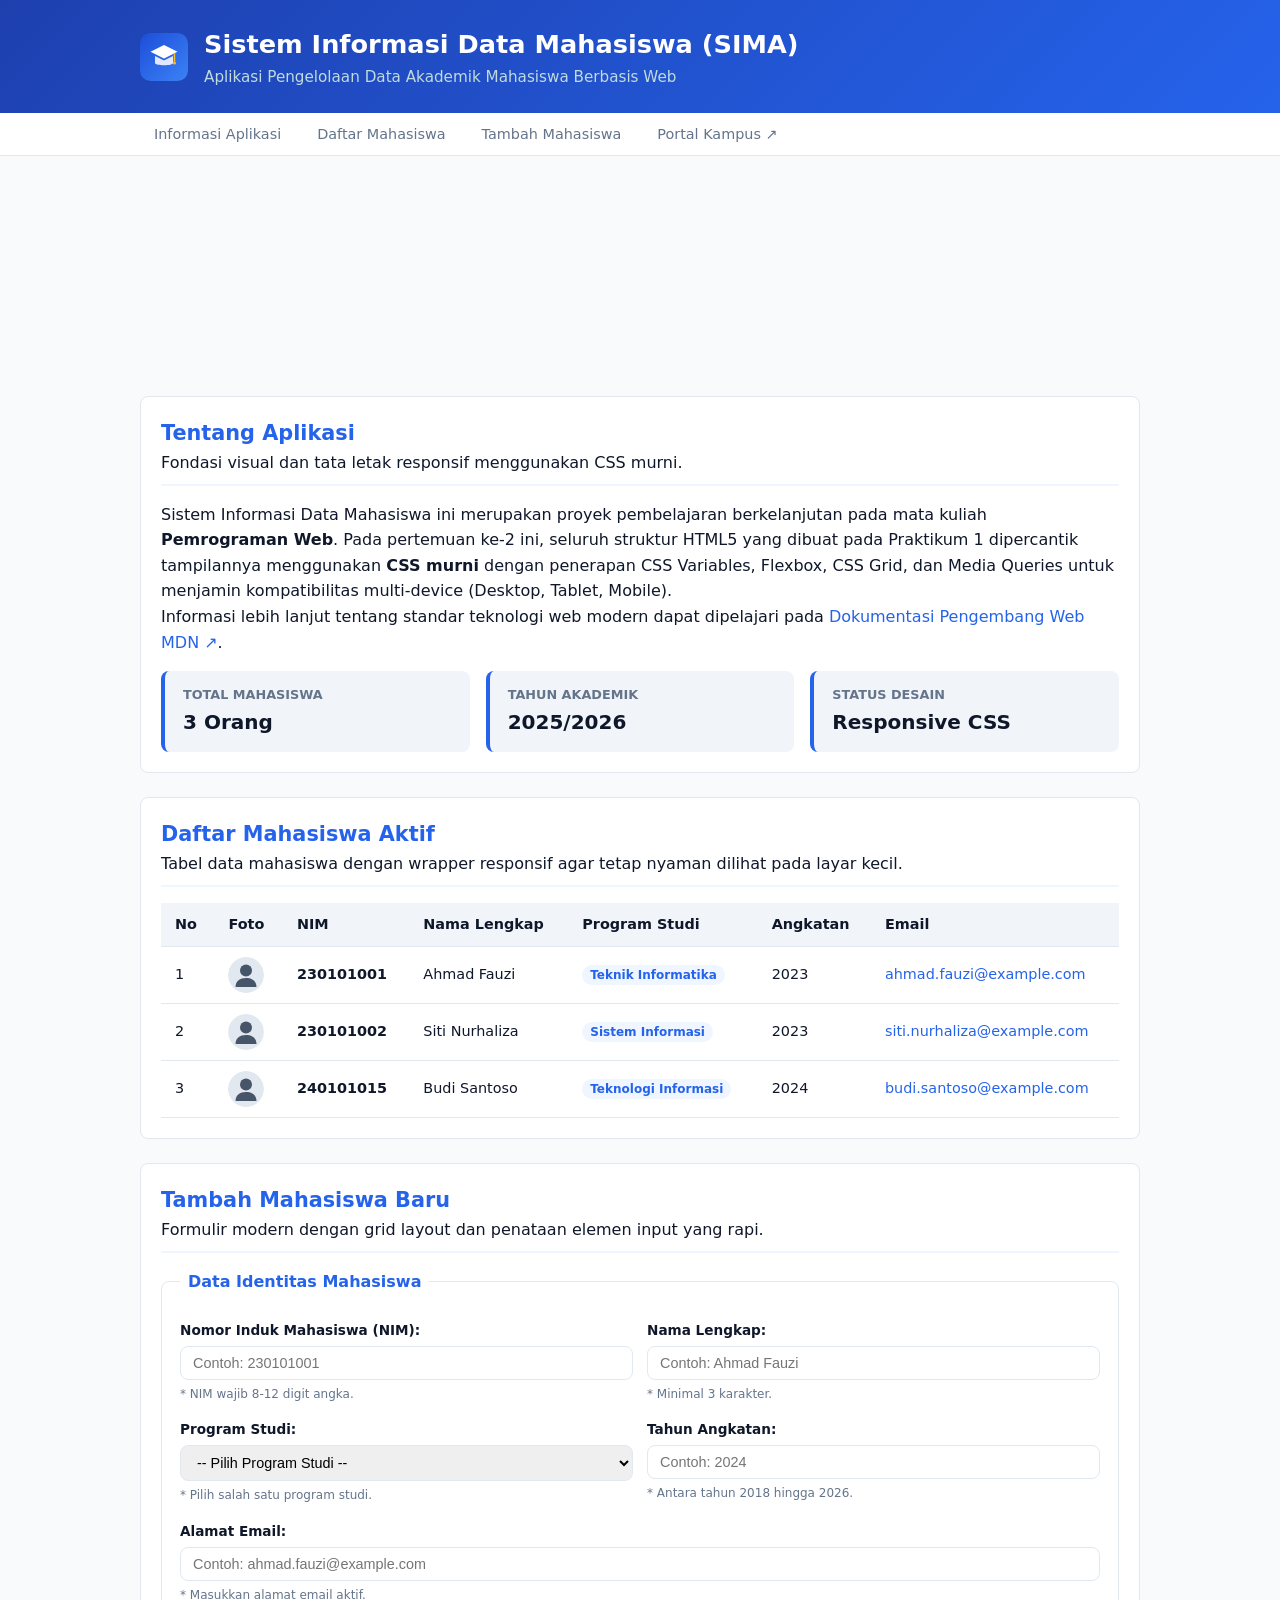
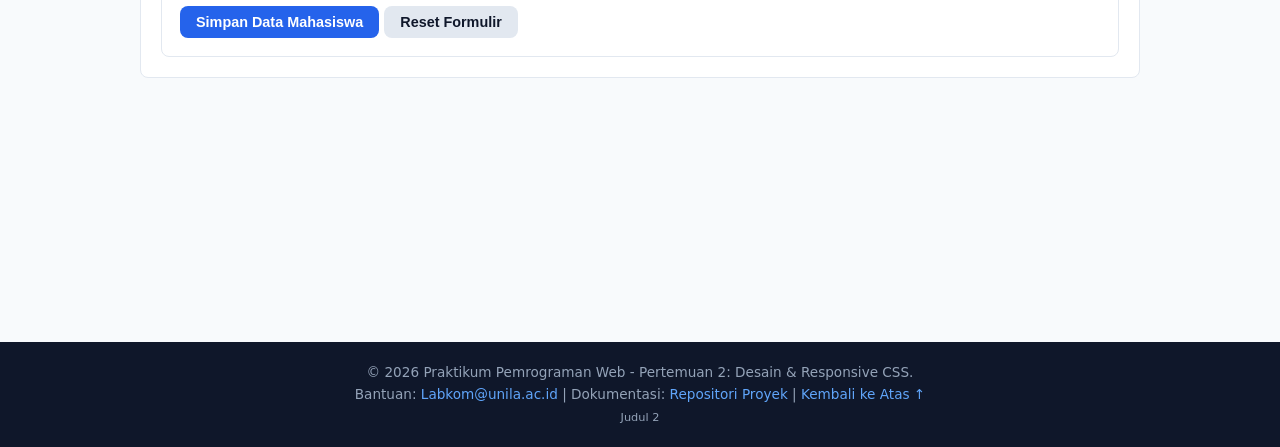
<file: 02/index.html>
<!DOCTYPE html>
<html lang="id">
<head>
    <meta charset="UTF-8">
    <meta name="viewport" content="width=device-width, initial-scale=1.0">
    <title>Sistem Informasi Data Mahasiswa - Praktikum 2</title>
    <!-- Hubungkan dengan stylesheet CSS murni (tanpa framework) -->
    <link rel="stylesheet" href="style.css">


</head>
<body id="top">

    <!-- 1. Header Aplikasi -->
    <header class="site-header">
        <div class="container header-brand">
            <a href="index.html" class="brand-logo" title="Beranda SIMA">
                <img src="img/logo-sima.svg" alt="Logo Resmi SIMA Kampus" width="48" height="48">
            </a>
            <div>
                <h1>Sistem Informasi Data Mahasiswa (SIMA)</h1>
                <p>Aplikasi Pengelolaan Data Akademik Mahasiswa Berbasis Web</p>
            </div>
        </div>
    </header>

    <!-- 2. Navigation Bar Sticky -->
    <nav class="site-nav">
        <div class="container">
            <ul>
                <li><a href="#informasi">Informasi Aplikasi</a></li>
                <li><a href="#daftar-mahasiswa">Daftar Mahasiswa</a></li>
                <li><a href="#form-tambah">Tambah Mahasiswa</a></li>
                <li><a href="https://kampus.ac.id" target="_blank" rel="noopener noreferrer">Portal Kampus &UpperRightArrow;</a></li>
            </ul>
        </div>
    </nav>

    <!-- Konten Utama Halaman -->
    <main>
        <div class="container">

            <!-- 3. Section Informasi Aplikasi -->
            <section id="informasi" class="content-section">
                <div class="section-header">
                    <h2>Tentang Aplikasi</h2>
                    <p>Fondasi visual dan tata letak responsif menggunakan CSS murni.</p>
                </div>
                <div class="section-body">
                    <p>
                        Sistem Informasi Data Mahasiswa ini merupakan proyek pembelajaran berkelanjutan 
                        pada mata kuliah <strong>Pemrograman Web</strong>. Pada pertemuan ke-2 ini, seluruh 
                        struktur HTML5 yang dibuat pada Praktikum 1 dipercantik tampilannya menggunakan 
                        <strong>CSS murni</strong> dengan penerapan CSS Variables, Flexbox, CSS Grid, dan 
                        Media Queries untuk menjamin kompatibilitas multi-device (Desktop, Tablet, Mobile).
                    </p>
                    <p>
                        Informasi lebih lanjut tentang standar teknologi web modern dapat dipelajari pada 
                        <a href="https://developer.mozilla.org/id/" target="_blank" rel="noopener noreferrer" class="link-email">Dokumentasi Pengembang Web MDN &UpperRightArrow;</a>.
                    </p>
                </div>

                <!-- Grid Kartu Informasi Sistem -->
                <div class="info-grid">
                    <article class="info-card">
                        <h3>Total Mahasiswa</h3>
                        <p>3 Orang</p>
                    </article>
                    <article class="info-card">
                        <h3>Tahun Akademik</h3>
                        <p>2025/2026</p>
                    </article>
                    <article class="info-card">
                        <h3>Status Desain</h3>
                        <p>Responsive CSS</p>
                    </article>
                </div>
            </section>

            <!-- 4. Section Daftar Mahasiswa & 5. Tabel Data Mahasiswa -->
            <section id="daftar-mahasiswa" class="content-section">
                <div class="section-header">
                    <h2>Daftar Mahasiswa Aktif</h2>
                    <p>Tabel data mahasiswa dengan wrapper responsif agar tetap nyaman dilihat pada layar kecil.</p>
                </div>

                <!-- Wrapper overflow responsif untuk tabel -->
                <div class="table-responsive">
                    <table class="data-table">
                        <thead>
                            <tr>
                                <th>No</th>
                                <th>Foto</th>
                                <th>NIM</th>
                                <th>Nama Lengkap</th>
                                <th>Program Studi</th>
                                <th>Angkatan</th>
                                <th>Email</th>
                            </tr>
                        </thead>
                        <tbody>
                            <tr>
                                <td>1</td>
                                <td>
                                    <img src="img/avatar-default.svg" alt="Foto Ahmad Fauzi" class="avatar-img" width="36" height="36">
                                </td>
                                <td><strong>230101001</strong></td>
                                <td>Ahmad Fauzi</td>
                                <td><span class="badge">Teknik Informatika</span></td>
                                <td>2023</td>
                                <td><a href="mailto:ahmad.fauzi@example.com" class="link-email">ahmad.fauzi@example.com</a></td>
                            </tr>
                            <tr>
                                <td>2</td>
                                <td>
                                    <img src="img/avatar-default.svg" alt="Foto Siti Nurhaliza" class="avatar-img" width="36" height="36">
                                </td>
                                <td><strong>230101002</strong></td>
                                <td>Siti Nurhaliza</td>
                                <td><span class="badge">Sistem Informasi</span></td>
                                <td>2023</td>
                                <td><a href="mailto:siti.nurhaliza@example.com" class="link-email">siti.nurhaliza@example.com</a></td>
                            </tr>
                            <tr>
                                <td>3</td>
                                <td>
                                    <img src="img/avatar-default.svg" alt="Foto Budi Santoso" class="avatar-img" width="36" height="36">
                                </td>
                                <td><strong>240101015</strong></td>
                                <td>Budi Santoso</td>
                                <td><span class="badge">Teknologi Informasi</span></td>
                                <td>2024</td>
                                <td><a href="mailto:budi.santoso@example.com" class="link-email">budi.santoso@example.com</a></td>
                            </tr>
                        </tbody>
                    </table>
                </div>
            </section>

            <!-- 6. Section Form Tambah Mahasiswa -->
            <section id="form-tambah" class="content-section">
                <div class="section-header">
                    <h2>Tambah Mahasiswa Baru</h2>
                    <p>Formulir modern dengan grid layout dan penataan elemen input yang rapi.</p>
                </div>

                <form action="#" method="post" class="app-form">
                    <fieldset>
                        <legend>Data Identitas Mahasiswa</legend>

                        <div class="form-grid">
                            <div class="form-group">
                                <label for="nim" class="form-label">Nomor Induk Mahasiswa (NIM):</label>
                                <input 
                                    type="text" 
                                    id="nim" 
                                    name="nim" 
                                    class="form-input" 
                                    placeholder="Contoh: 230101001" 
                                    required 
                                    pattern="[0-9]{8,12}" 
                                    title="NIM harus berupa angka 8-12 digit">
                                <span class="form-help">* NIM wajib 8-12 digit angka.</span>
                            </div>

                            <div class="form-group">
                                <label for="nama" class="form-label">Nama Lengkap:</label>
                                <input 
                                    type="text" 
                                    id="nama" 
                                    name="nama" 
                                    class="form-input" 
                                    placeholder="Contoh: Ahmad Fauzi" 
                                    required 
                                    minlength="3" 
                                    maxlength="100">
                                <span class="form-help">* Minimal 3 karakter.</span>
                            </div>

                            <div class="form-group">
                                <label for="program_studi" class="form-label">Program Studi:</label>
                                <select id="program_studi" name="program_studi" class="form-select" required>
                                    <option value="">-- Pilih Program Studi --</option>
                                    <option value="Teknik Informatika">Teknik Informatika</option>
                                    <option value="Sistem Informasi">Sistem Informasi</option>
                                    <option value="Teknologi Informasi">Teknologi Informasi</option>
                                    <option value="Rekayasa Perangkat Lunak">Rekayasa Perangkat Lunak</option>
                                </select>
                                <span class="form-help">* Pilih salah satu program studi.</span>
                            </div>

                            <div class="form-group">
                                <label for="angkatan" class="form-label">Tahun Angkatan:</label>
                                <input 
                                    type="number" 
                                    id="angkatan" 
                                    name="angkatan" 
                                    class="form-input" 
                                    placeholder="Contoh: 2024" 
                                    required 
                                    min="2018" 
                                    max="2026">
                                <span class="form-help">* Antara tahun 2018 hingga 2026.</span>
                            </div>

                            <div class="form-group full-width">
                                <label for="email" class="form-label">Alamat Email:</label>
                                <input 
                                    type="email" 
                                    id="email" 
                                    name="email" 
                                    class="form-input" 
                                    placeholder="Contoh: ahmad.fauzi@example.com" 
                                    required>
                                <span class="form-help">* Masukkan alamat email aktif.</span>
                            </div>
                        </div>

                        <div class="form-actions">
                            <button type="submit" class="btn btn-primary">Simpan Data Mahasiswa</button>
                            <button type="reset" class="btn btn-secondary">Reset Formulir</button>
                        </div>
                    </fieldset>
                </form>
            </section>

        </div>
    </main>

    <!-- 7. Footer -->
    <footer class="site-footer">
        <div class="container">
            <p>&copy; 2026 Praktikum Pemrograman Web - Pertemuan 2: Desain & Responsive CSS.</p>
            <p>
                Bantuan: <a href="mailto:kelas@C">Labkom@unila.ac.id</a> | 
                Dokumentasi: <a href="https://github.com" target="_blank" rel="noopener noreferrer">Repositori Proyek</a> | 
                <a href="#top">Kembali ke Atas &uarr;</a>
            </p>
            <p><small>Judul 2</small></p>
        </div>
    </footer>

</body>
</html>
</file>
<file: 02/style.css>
/* 1. Reset Global & CSS Variables */
:root{
    --primary: #2563eb;
    --primary-dark: #1d4ed8;
    --primary-light: #eff6ff;
    --text-main: #0f172a;
    --text-muted: #64748b;
    --bg-body: #f8fafc;
    --bg-white: #ffffff;
    --border: #e2e8f0;
    --radius: 8px;
}

*, *::before, *::after {
    box-sizing: border-box;
    margin: 0;
    padding: 0;
}

body{
    font-family: system-ui, -apple-system, BlinkMacSystemFont, 'Segoe UI', Roboto, Oxygen, Ubuntu, Cantarell, 'Open Sans', 'Helvetica Neue', sans-serif;
    color: var(--text-main);
    background-color: var(--bg-body);
    line-height: 1.6;
}

.container{
    width: 90%;
    max-width: 1000px;
    margin: 0 auto;
}


/* 2. Header & Navigasi (Flexbox Layout) */
.site-header{
    background: linear-gradient(135deg, #1e40af, #2563eb);
    color: #ffffff;
    padding: 24px 0;
}

.header-brand {
    display: flex;
    align-items: center;
    gap: 16px;
}

.brand-logo img{
    display: block;
    border-radius: var(--radius);
}

.site-header h1{
    font-size: 1.6rem;
}

.site-header p {
    color: #bfdbde;
    font-size: 0.95rem;
}

.site-nav {
    background-color: var(--bg-white);
    border-bottom: 1px solid var(--border);
    position: sticky;
    top: 0;
    z-index: 100;
}

.site-nav ul{
    list-style: none;
    display: flex;
    flex-wrap: wrap;
    gap: 8px;
    padding: 8px 0;
}

.site-nav a{
    text-decoration: none;
    color: var(--text-muted);
    font-weight: 500;
    font-size: 0.9rem;
    padding: 6px 14px;
    border-radius: var(--radius);
    transition: 0.2s;
}

.site-nav a:hover{
    color: var(--primary);
    background-color: var(--primary-light);
}


/* 3. Section & Kartu Informasi */
main{
    padding: 240px 0;
}

.content-section{
    background: var(--bg-white);
    border: 1px solid var(--border);
    border-radius: var(--radius);
    padding: 20px;
    margin-bottom: 24px;
}

.section-header{
    margin-bottom: 16px;
    padding-bottom: 8px;
    border-bottom: 2px solid var(--primary-light);
}

.section-header h2{
    font-size: 1.3rem;
    color: var(--primary);
}

.info-grid{
    display: flex;
    gap: 16px;
    margin-top: 16px;
}

.info-card{
    flex: 1;
    background: #f1f5f9;
    border-left: 4px solid var(--primary);
    padding: 14px 18px;
    border-radius: var(--radius);
}

.info-card h3{
    font-size: 0.8rem;
    color: var(--text-muted);
    text-transform: uppercase;
}

.info-card p{
    font-size: 1.25rem;
    font-weight: 700;
}


/* 4. Penataan Tabel Data & Media */
.table-responsive{
    overflow-x: auto;
    margin-top: 12px;
}

.data-table {
    width: 100%;
    border-collapse: collapse;
    font-size: 0.9rem;
}

.data-table th, .data-table td{
    padding: 10px 14px;
    border-bottom: 1px solid var(--border);
    text-align: left;
    vertical-align: middle;
}

.data-table thead{
    background-color: #f1f5f9;
}

.data-table tbody tr:hover{
    background-color: #f8fafc;
}

.avatar-img{
        width: 36px;
        height: 36px;
        border-radius: 50%;
        object-fit: cover;
        display: block;
}

.badge{
    background-color: var(--primary-light);
    color: var(--primary);
    padding: 3px 8px;
    border-radius: 12px;
    font-size: 0.75rem;
    font-weight: 600;
}

.link-email{
    color: var(--primary);
    text-decoration: none;
}

.link-email:hover{
    text-decoration: underline;
}

/* 5. Formulir & Tombol */
.app-form fieldset{
    border: 1px solid var(--border);
    border-radius: var(--radius);
    padding: 18px;
}

.app-form legend{
    font-weight: 600;
    padding: 0 8px;
    color: var(--primary);
}

.form-grid{
    display: grid;
    grid-template-columns: 1fr 1fr;
    gap: 14px;
    margin-top: 8px;
}

.form-group.full-width{
    grid-column: 1 / -1;
}

.form-label {
    display: block;
    font-size: 0.85rem;
    font-weight: 600;
    margin-bottom: 4px;
}

.form-input, .form-select {
    width: 100%;
    padding: 8px 12px;
    border: 1px solid var(--border);
    border-radius: var(--radius);
    font-size: 0.9rem;
    outline: none;
}

.form-input:focus, .form-select:focus{
    border-color: var(--primary);
    box-shadow: 0 0 0 2px rgba(37, 99, 235, 0.15);
}

.form-help{
    font-size: 0.75rem;
    color: var(--text-muted);
}

.form-action {
    margin-top: 16px;
    display: flex;
    gap: 10px;
}

.btn {
    padding: 8px 16px;
    font-size: 0.9rem;
    font-weight: 600;
    border-radius: var(--radius);
    border: none;
    cursor: pointer;
    text-decoration: none;
}

.btn-primary {
    background-color: var(--primary);
    color: #ffffff;
}

.btn-primary:hover {
    background-color: var(--primary-dark);
}

.btn-secondary {
    background-color: #e2e8f0;
    color: var(--text-main);
}

.btn-danger {
    background-color: #ef4444;
    color: #ffffff;
}

.site-footer{
    background-color: #0f172a;
    color: #94a3b8;
    text-align: center;
    padding: 20px 0;
    font-size: 0.85rem;
    margin-top: auto;
}

.site-footer a {
    color: #60a5fa;
    text-decoration: none;
}

@media (max-width: 768px) {
    .header-brand {
        flex-direction: column;
        text-align: center;
    }
    .info-grid {
        flex-direction: column;
    }
    .form-grid {
        grid-template-columns: 1fr;
    }
    .site-nav ul {
        justify-content: center;
    }
}
</file>
